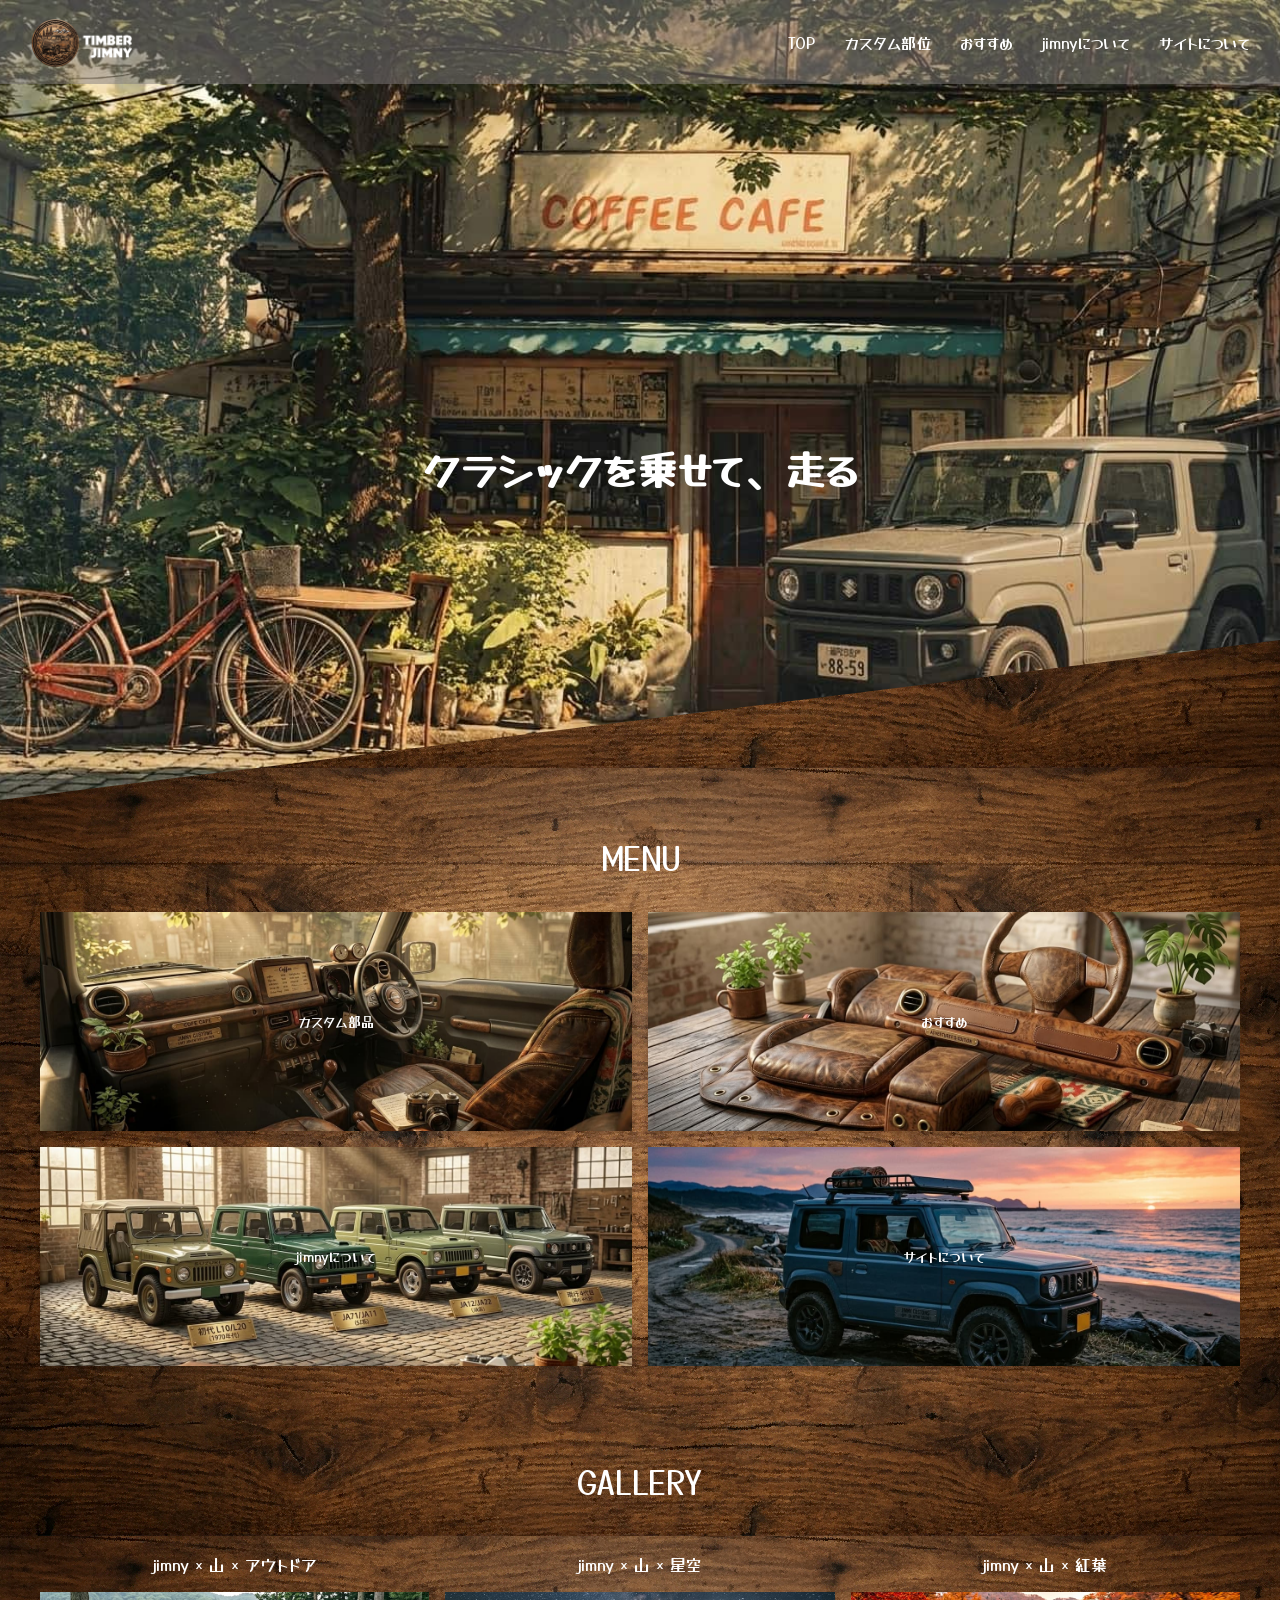
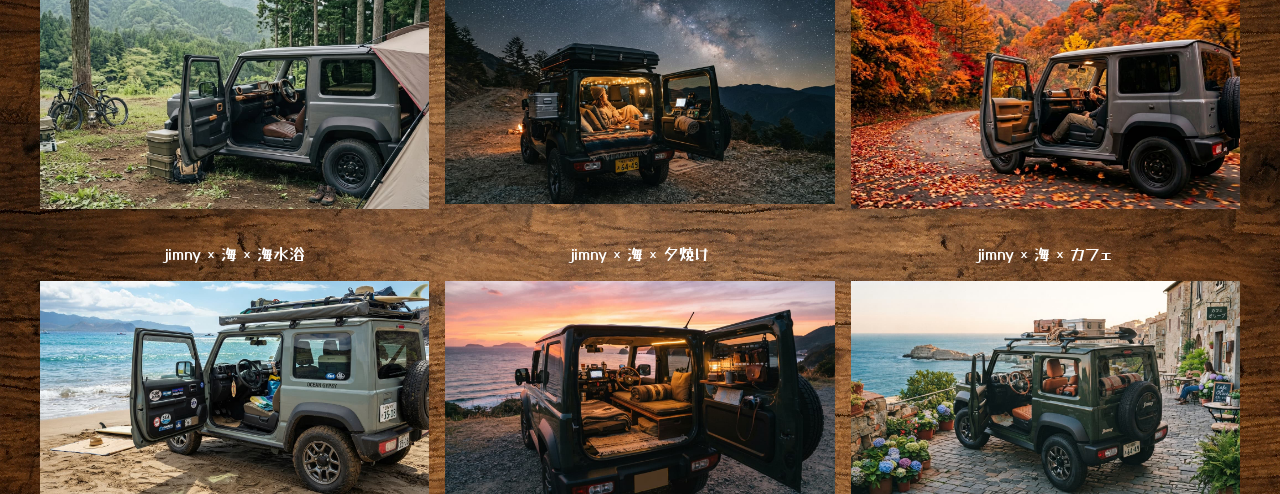
<file: index.html>
<!DOCTYPE html>
<html lang="ja">
<head>
    <meta charset="UTF-8">
    <meta name="viewport" content="width=device-width, initial-scale=1.0">
    <title>jimnyカスタム紹介サイト</title>
    <link rel="stylesheet" href="style.css">
    <script src="https://code.jquery.com/jquery-3.7.1.min.js" integrity="sha256-/JqT3SQfawRcv/BIHPThkBvs0OEvtFFmqPF/lYI/Cxo=" crossorigin="anonymous"></script>
    <script src="script.js" defer></script>
    <link rel="preconnect" href="https://fonts.googleapis.com">
<link rel="preconnect" href="https://fonts.gstatic.com" crossorigin>
<link href="https://fonts.googleapis.com/css2?family=Yusei+Magic&display=swap" rel="stylesheet">
</head>

<body>

  <header id="header">

    <div class="logo">
        <a href="index.html">
            <img src="images/logo.title.png" alt="logo">
        </a>
    </div> 

    <div class="hamburger">
        <span></span>
        <span></span>
        <span></span>
    </div>

    <nav class="navi">
        <ul class="menu">
            <a href="index.html">TOP</a>
            <a href="custom.html">カスタム部位</a>
            <a href="recommend.html">おすすめ</a>
            <a href="jimny.html">jimnyについて</a>
            <a href="about.html">サイトについて</a>
        </ul>
    </nav>

  </header>

  <main>

    <div class="main">

        <div class="mainvisual">
            <img src="images/mainvisual.jpg" alt="mainvisual">
        </div>
        <p class="title">クラシックを乗せて、走る</p>
    </div>
  </main>

  <div class="MENU">
    <p class="menu-title">MENU</p>

    <div class="buttons">
        <a href="custom.html"><button id="custom-button">カスタム部品</button></a>
         <a href="recommend.html"><button id="recommend-button">おすすめ</button></a>
         <a href="jimny.html"><button id="jimny-button">jimnyについて</button></a>
         <a href="about.html"><button id="about-button">サイトについて</button></a>
    </div>
  </div>

  <div class="gallery">
    <p class="gallery-titile">GALLERY</p>

    <div class="gallery-images">
        <div class="picture">
            <p>jimny × 山 × アウトドア</p>
             <img src="images/jimny_location_outdoor.jpg">
        </div>
         <div class="picture">
            <p>jimny × 山 × 星空</p>
              <img src="images/jimny_location_hoshizora.jpg">
        </div>
        <div class="picture">
            <p>jimny × 山 × 紅葉</p>
              <img src="images/jimny_location_kouyou.jpg">
        </div>
        <div class="picture">
            <p>jimny × 海 × 海水浴</p>
             <img src="images/jimny_location_sea.jpg">
        </div>
        <div class="picture">
            <p>jimny × 海 × 夕焼け</p>
             <img src="images/jimny_location_yuyake.jpg">
        </div>
        <div class="picture">
            <p>jimny × 海 × カフェ</p>
              <img src="images/jimny_location_cafe.jpg">
        </div>
    
        
        
    
       
       
    
       
    </div>
  </div>



</body>
</html>
</file>
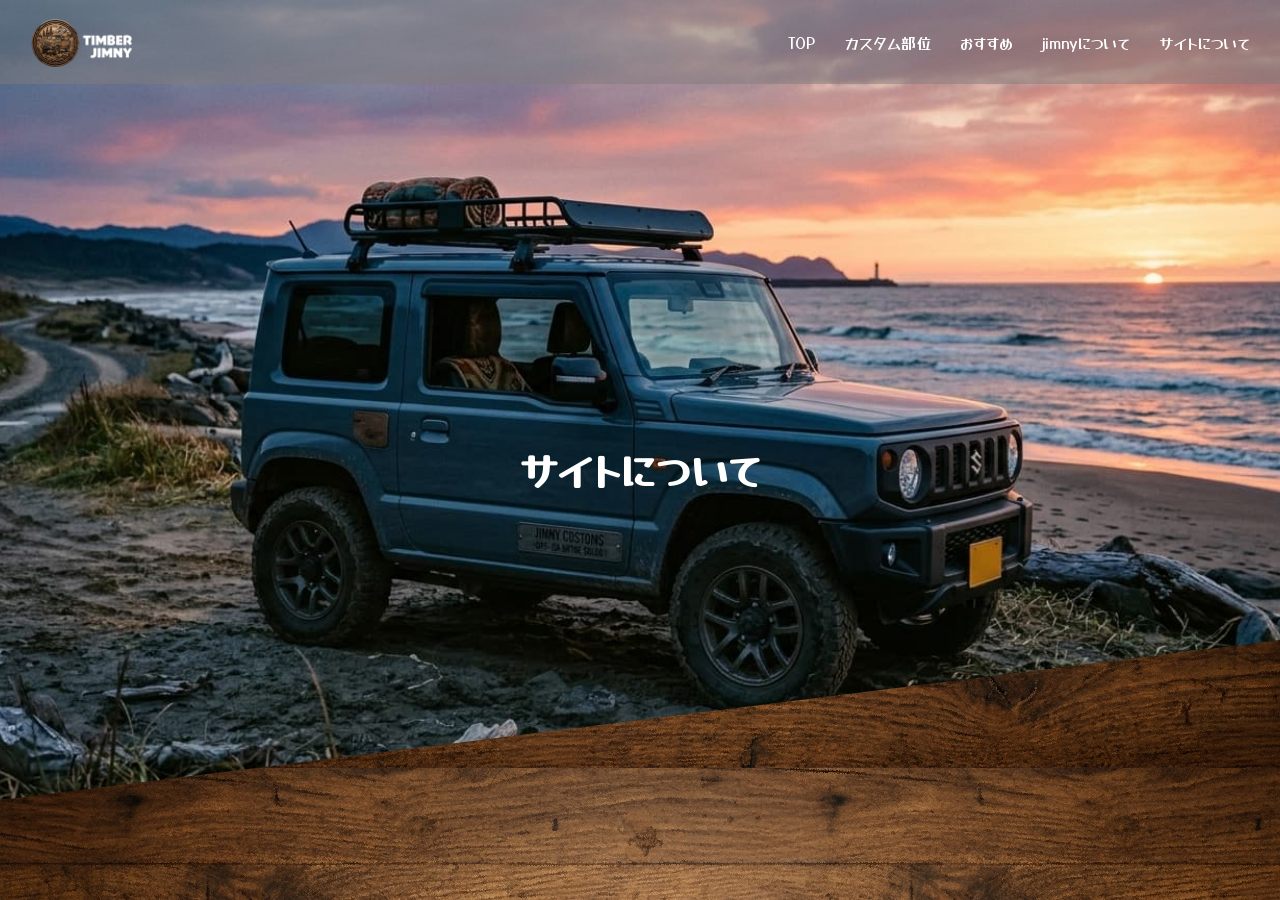
<file: about.html>
<!DOCTYPE html>
<html lang="ja">
<head>
    <meta charset="UTF-8">
    <meta name="viewport" content="width=device-width, initial-scale=1.0">
    <title>サイトについて</title>
    <link rel="stylesheet" href="style.css">
    <script src="https://code.jquery.com/jquery-3.7.1.min.js" integrity="sha256-/JqT3SQfawRcv/BIHPThkBvs0OEvtFFmqPF/lYI/Cxo=" crossorigin="anonymous"></script>
    <script src="script.js" defer></script>
    <link rel="preconnect" href="https://fonts.googleapis.com">
<link rel="preconnect" href="https://fonts.gstatic.com" crossorigin>
<link href="https://fonts.googleapis.com/css2?family=Yusei+Magic&display=swap" rel="stylesheet">
</head>

<body>

  <header id="header">

    <div class="logo">
        <a href="index.html">
            <img src="images/logo.title.png" alt="logo">
        </a>
    </div> 

    <div class="hamburger">
        <span></span>
        <span></span>
        <span></span>
    </div>

    <nav class="navi">
        <ul class="menu">
            <a href="index.html">TOP</a>
            <a href="custom.html">カスタム部位</a>
            <a href="recommend.html">おすすめ</a>
            <a href="jimny.html">jimnyについて</a>
            <a href="about.html">サイトについて</a>
        </ul>
    </nav>

  </header>

  <main>

    <div class="main">

        <div class="mainvisual">
            <img src="images/about.jpg" alt="aboutvisual">
        </div>
        <p class="title">サイトについて</p>
    </div>

  </main>
</body>
</html>
</file>
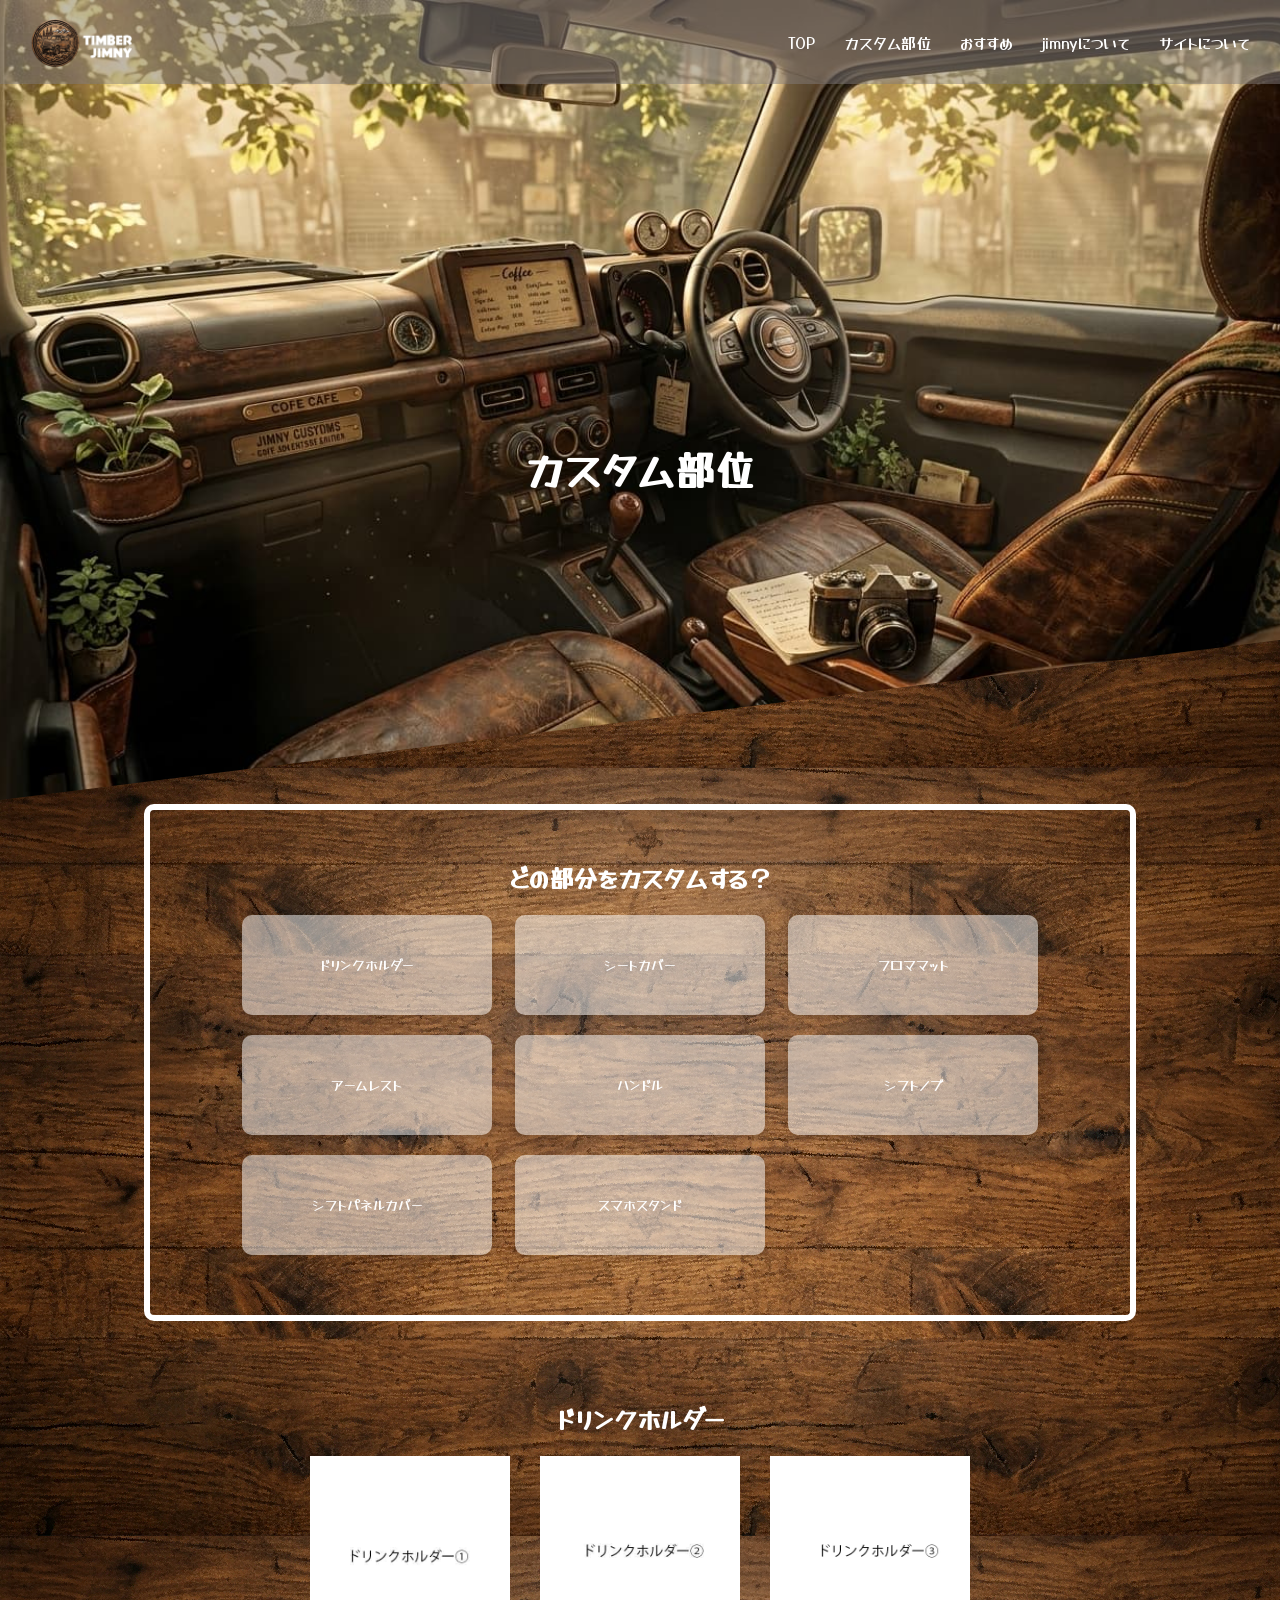
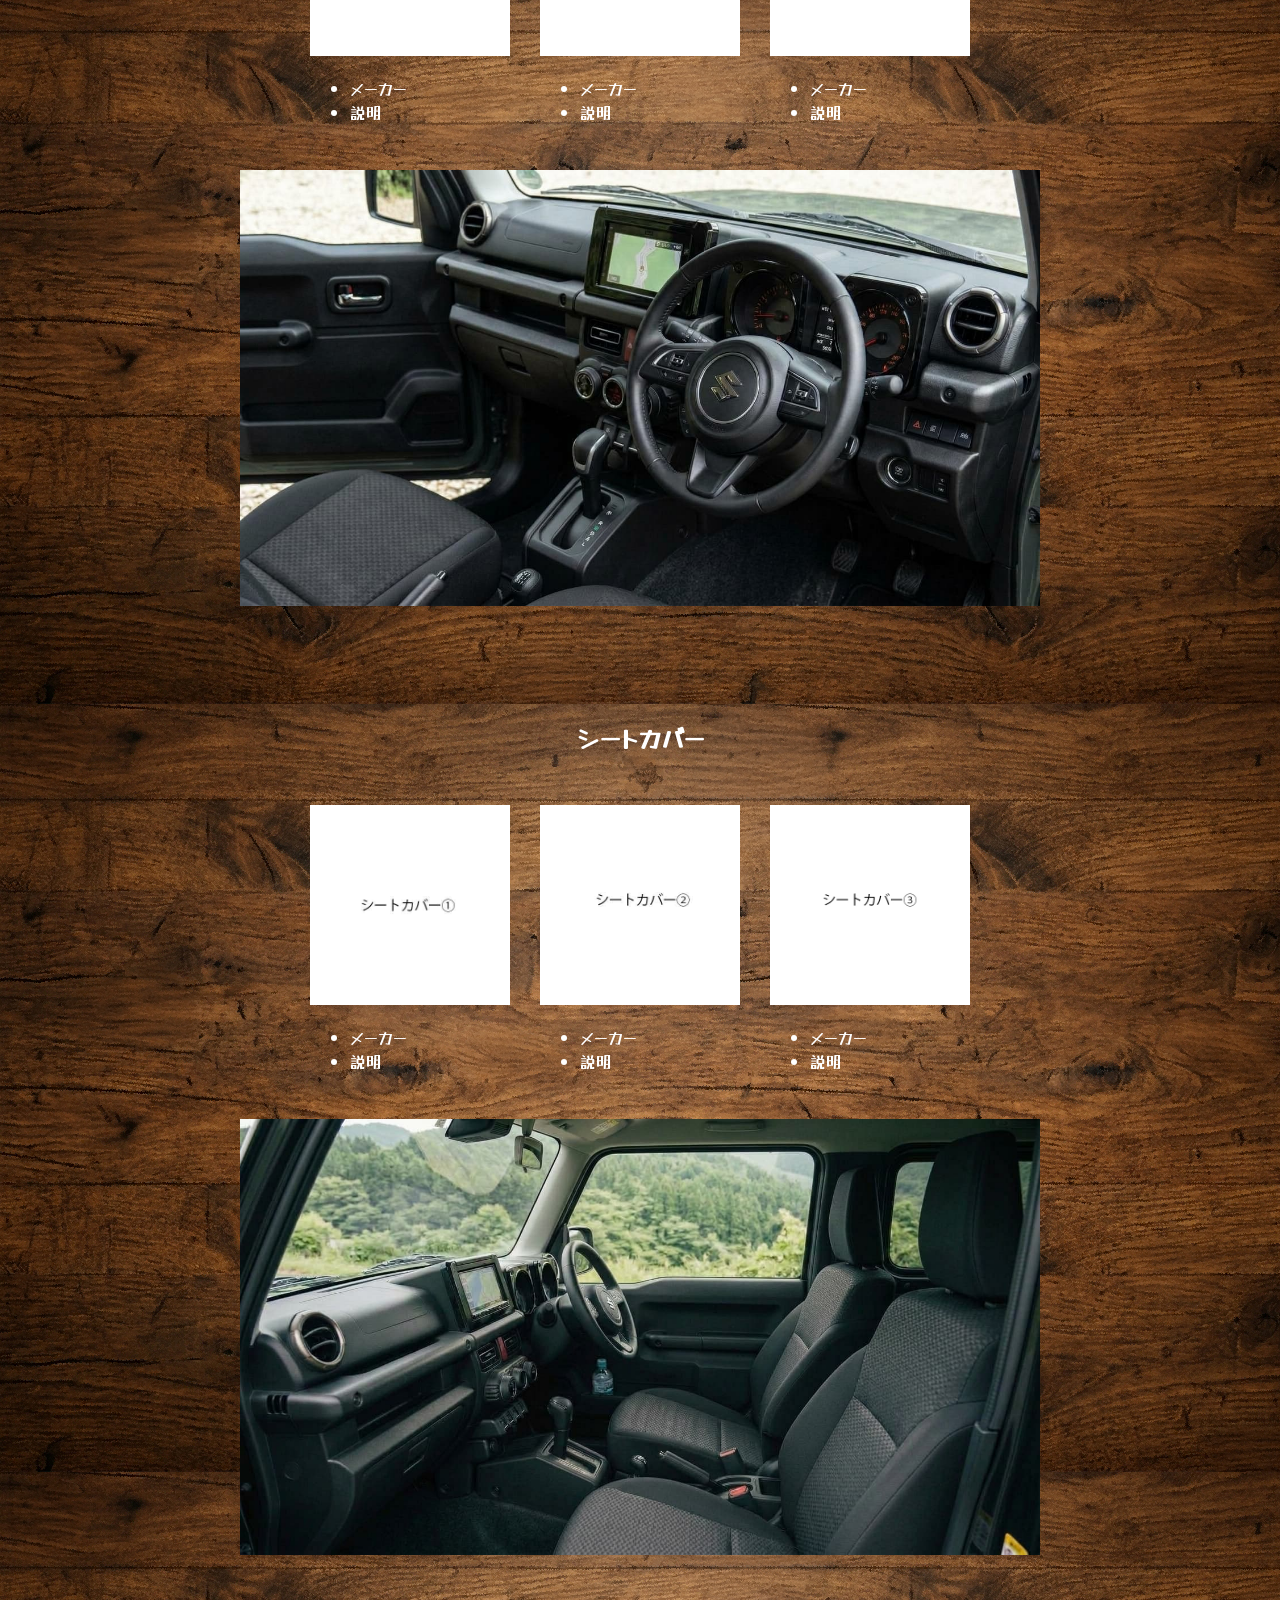
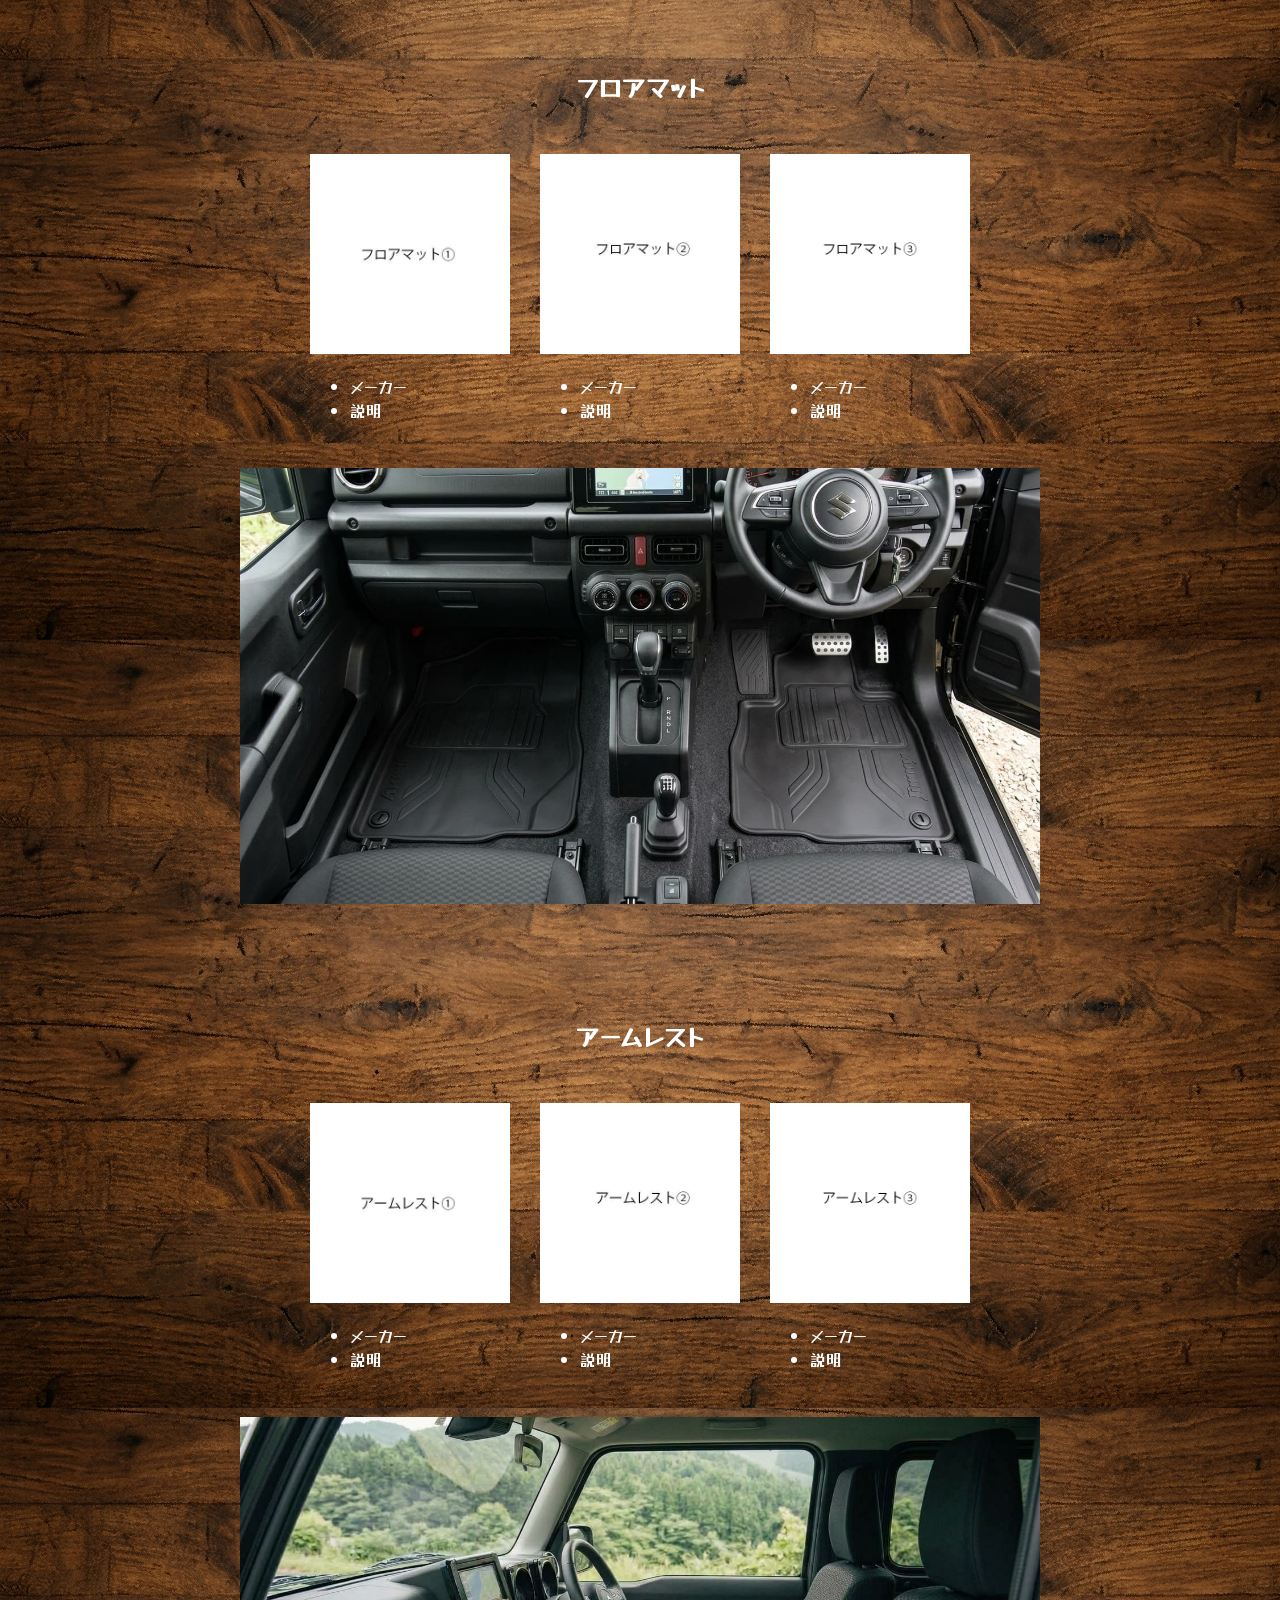
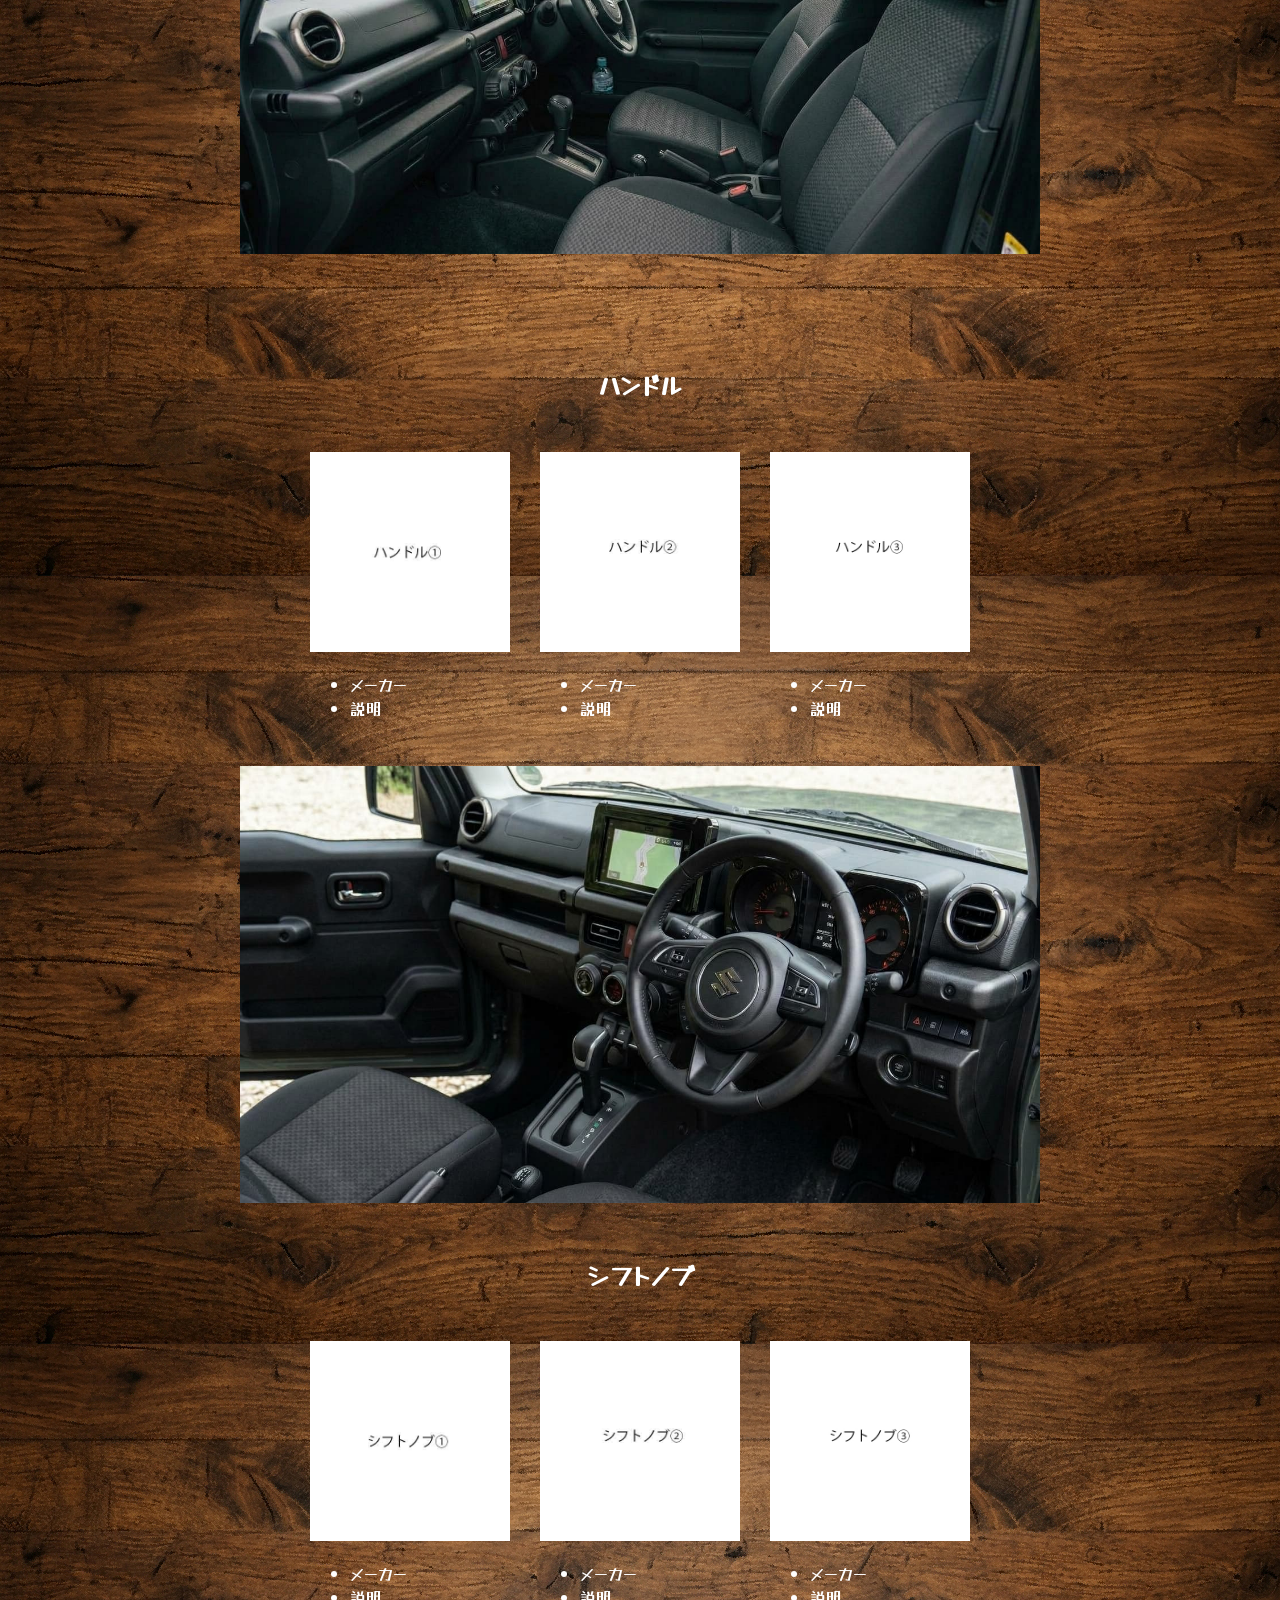
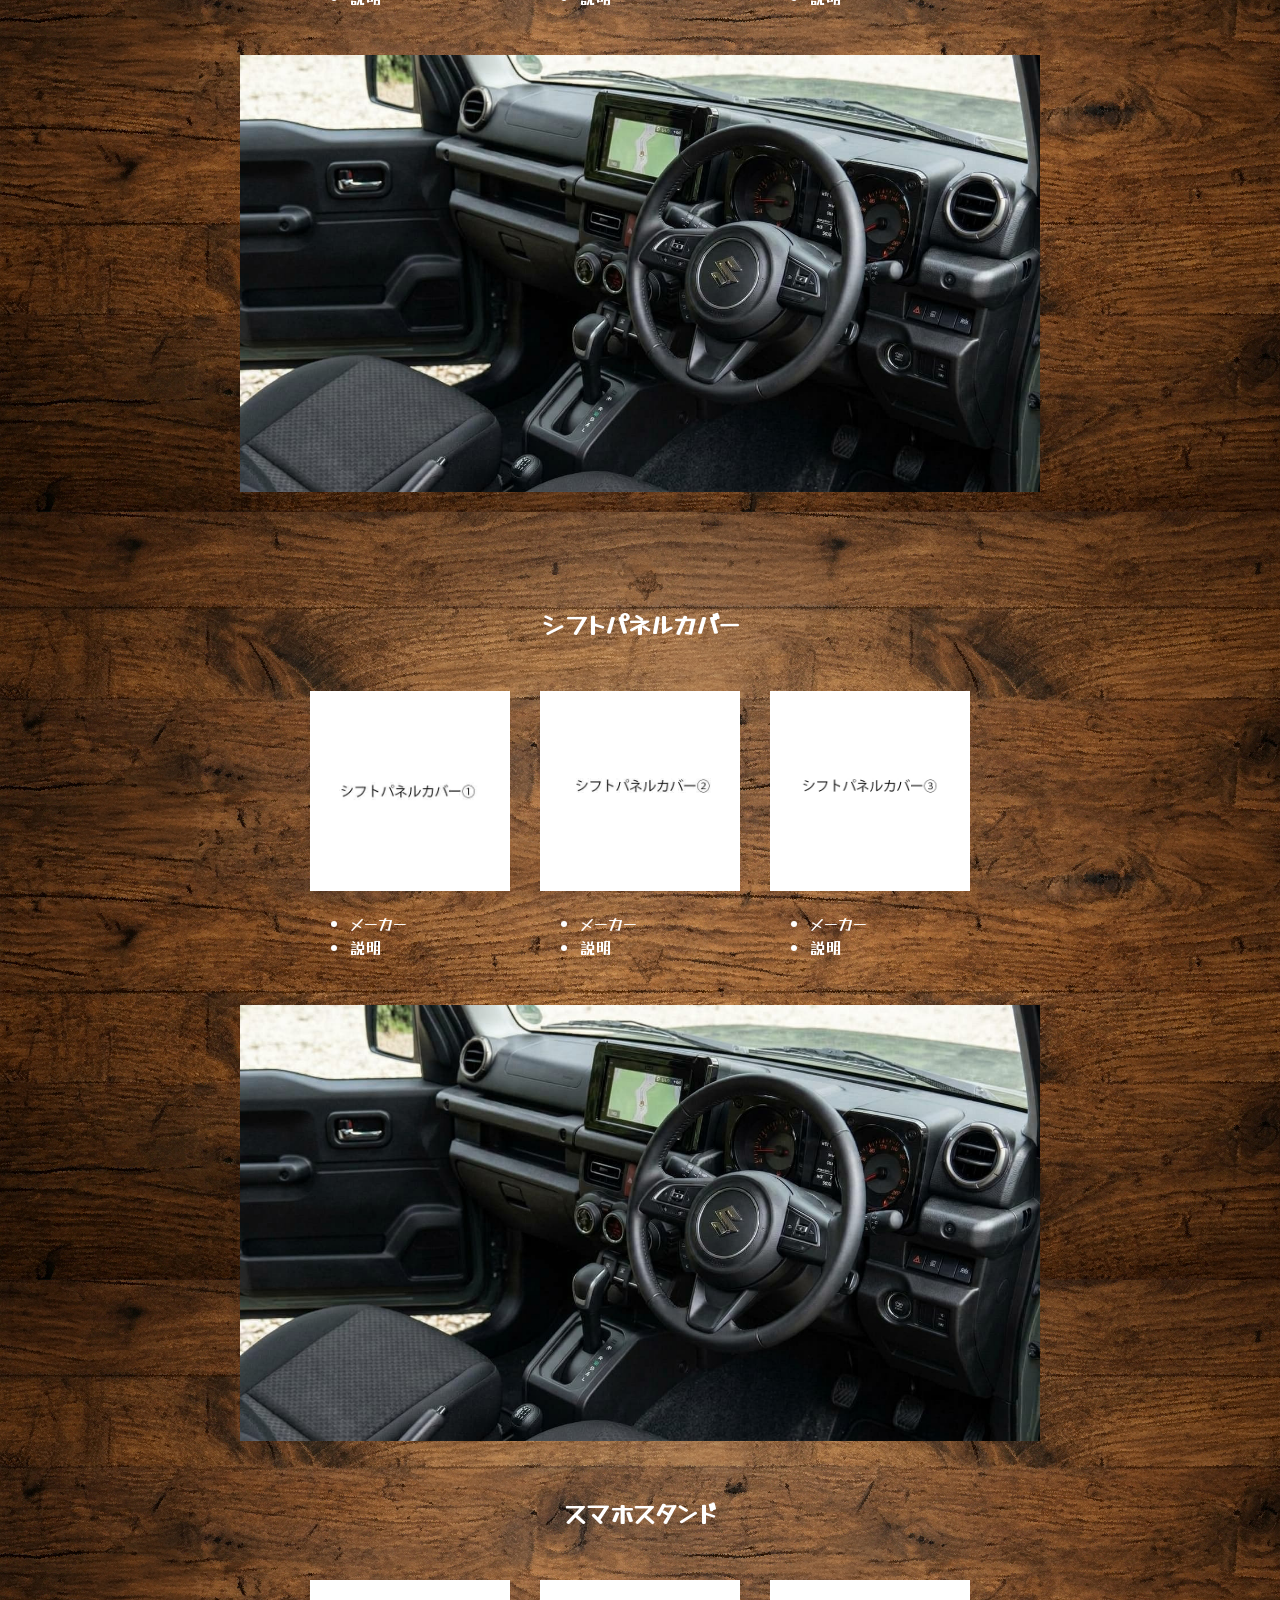
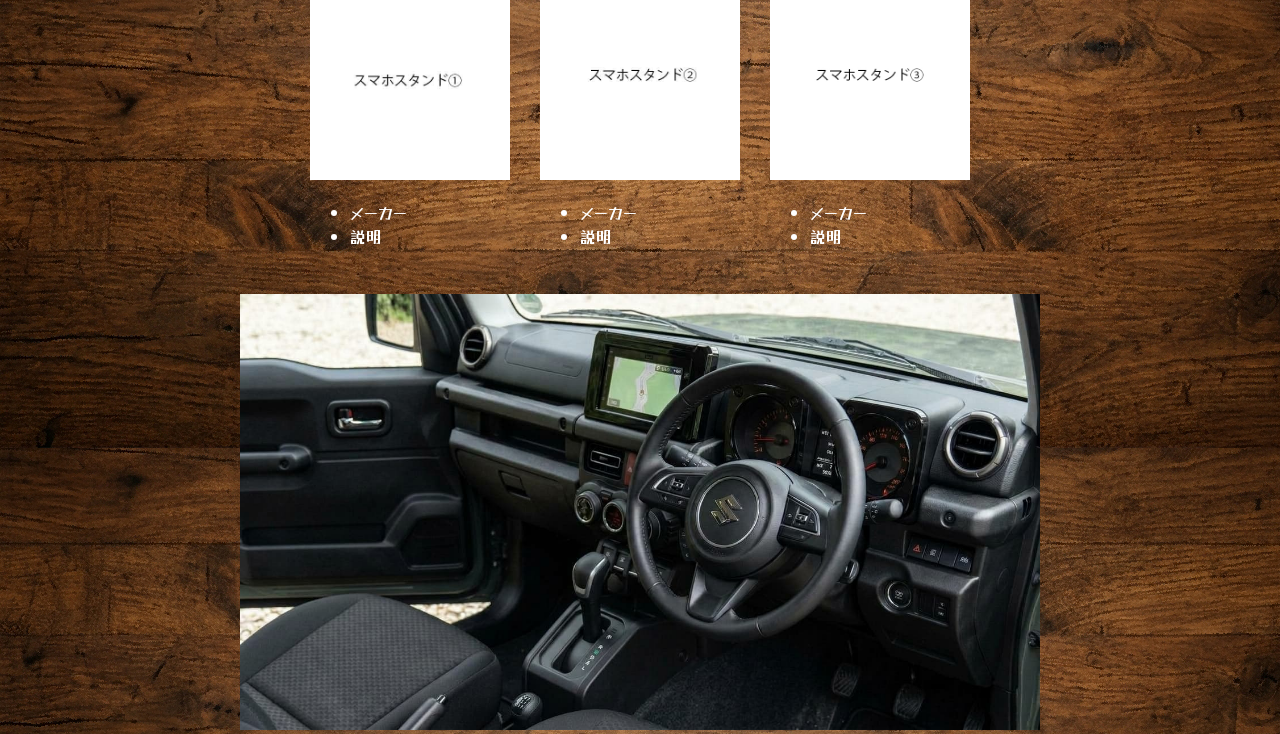
<file: custom.html>
<!DOCTYPE html>
<html lang="ja">
<head>
    <meta charset="UTF-8">
    <meta name="viewport" content="width=device-width, initial-scale=1.0">
    <title>jimnyカスタム紹介</title>
    <link rel="stylesheet" href="style.css">
    <script src="https://code.jquery.com/jquery-3.7.1.min.js" integrity="sha256-/JqT3SQfawRcv/BIHPThkBvs0OEvtFFmqPF/lYI/Cxo=" crossorigin="anonymous"></script>
    <script src="script.js" defer></script>
    <link rel="preconnect" href="https://fonts.googleapis.com">
<link rel="preconnect" href="https://fonts.gstatic.com" crossorigin>
<link href="https://fonts.googleapis.com/css2?family=Yusei+Magic&display=swap" rel="stylesheet">
</head>

<a href="#select-area" id="back-to-select" class="back-btn">▲ パーツ選択へ戻る</a>

<body>

  <header id="header">

    <div class="logo">
        <a href="index.html">
            <img src="images/logo.title.png" alt="logo">
        </a>
    </div> 

    <div class="hamburger">
        <span></span>
        <span></span>
        <span></span>
    </div>

    <nav class="navi">
        <ul class="menu">
            <a href="index.html">TOP</a>
            <a href="custom.html">カスタム部位</a>
            <a href="recommend.html">おすすめ</a>
            <a href="jimny.html">jimnyについて</a>
            <a href="about.html">サイトについて</a>
        </ul>
    </nav>

  </header>

  <main>

    <div class="main">

        <div class="mainvisual">
            <img src="images/custom.jpg" alt="customvisual">
        </div>
        <p class="title">カスタム部位</p>
    </div>
  </main>

<div class="castom-zone">

  <h2>どの部分をカスタムする？</h2>
  
    <div class="select-custom" id="select-area">
        <a href=#drinkfolder-h2><button id="drinkfolder" class="scroll-btn">ドリンクホルダー</button></a>
        <a href=#seatcover-h2><button id="seatcover" class="scroll-btn">シートカバー</button></a>
        <a href=#floormat-h2><button id="floormat" class="scroll-btn">フロママット</button></a>
        <a href=#armrest-h2><button id="armrest" class="scroll-btn">アームレスト</button></a>
        <a href=#handle-h2><button id="handle" class="scroll-btn">ハンドル</button></a>
        <a href=#shiftknob-h2><button id="shiftknob" class="scroll-btn">シフトノブ</button></a>
        <a href=#shiftpanelcover-h2><button id="shiftpanel-cover" class="scroll-btn">シフトパネルカバー</button></a>
        <a href=#smartohonestand-h2><button id="smartphone-stand" class="scroll-btn">スマホスタンド</button></a>
    </div>
</div>

<div id="drinkfolder-h2">
    <h2>ドリンクホルダー</h2>
</div>

<div class="custom-part">
    <div class="drinkfolder-1">
         <img src="images/drinkfolder-1.jpg" class="thumb" data-image="images/drinkfolder-1-set.jpg">
        <ul>
            <li>メーカー</li>
            <li>説明</li>
        </ul>
    </div>
    <div class="drinkfolder-2">
        <img src="images/drinkfolder-2.jpg" class="thumb" data-image="images/drinkfolder-2-set.jpg">
        <ul>
            <li>メーカー</li>
            <li>説明</li>
        </ul>
    </div>
    <div class="drinkfolder-3">
        <img src="images/drinkfolder-3.jpg" class="thumb" data-image="images/drinkfolder-3-set.jpg">
        <ul>
            <li>メーカー</li>
            <li>説明</li>
        </ul>
    </div>
    <div class="part-set">
        <img class="main-image" src="images/jimny_at_normal.jpg" alt="装着時画像">
    </div>



    <div id="seatcover-h2">
        <h2>シートカバー</h2>
    </div>

    <div class="custom-part">
    <div class="seatcover-1">
         <img src="images/seatcover-1.jpg" class="thumb" data-image="images/seatcover-1-set.jpg">
        <ul>
            <li>メーカー</li>
            <li>説明</li>
        </ul>
    </div>
    <div class="seatcover-2">
        <img src="images/seatcover-2.jpg" class="thumb" data-image="images/seatcover-2-set.jpg">
        <ul>
            <li>メーカー</li>
            <li>説明</li>
        </ul>
    </div>
    <div class="seatcover-3">
        <img src="images/seatcover-3.jpg" class="thumb" data-image="images/seatcover-3-set.jpg">
        <ul>
            <li>メーカー</li>
            <li>説明</li>
        </ul>
    </div>
    <div class="part-set">
        <img class="main-image" src="images/jimny_at_normal_2.jpg" alt="装着時画像">
    </div>

    </div>



    <div id="floormat-h2">
        <h2>フロアマット</h2>
    </div>

    <div class="custom-part">
    <div class="floormat-1">
         <img src="images/floormat-1.jpg" class="thumb" data-image="images/floormat-1-set.jpg">
        <ul>
            <li>メーカー</li>
            <li>説明</li>
        </ul>
    </div>
    <div class="floormat-2">
        <img src="images/floormat-2.jpg" class="thumb" data-image="images/floormat-2-set.jpg">
        <ul>
            <li>メーカー</li>
            <li>説明</li>
        </ul>
    </div>
    <div class="floormat-3">
        <img src="images/floormat-3.jpg" class="thumb" data-image="images/floormat-3-set.jpg">
        <ul>
            <li>メーカー</li>
            <li>説明</li>
        </ul>
    </div>
    <div class="part-set">
        <img class="main-image" src="images/jimny_at_floornormal.jpg" alt="装着時画像">
    </div>

    </div>



    <div id="armrest-h2">
        <h2>アームレスト</h2>
    </div>

    <div class="custom-part">
    <div class="armrest-1">
         <img src="images/armrest-1.jpg" class="thumb" data-image="images/armrest-1-set.jpg">
        <ul>
            <li>メーカー</li>
            <li>説明</li>
        </ul>
    </div>
    <div class="armrest-2">
        <img src="images/armrest-2.jpg" class="thumb" data-image="images/armrest-2-set.jpg">
        <ul>
            <li>メーカー</li>
            <li>説明</li>
        </ul>
    </div>
    <div class="armrest-3">
        <img src="images/armrest-3.jpg" class="thumb" data-image="images/armrest-3-set.jpg">
        <ul>
            <li>メーカー</li>
            <li>説明</li>
        </ul>
    </div>
    <div class="part-set">
        <img class="main-image" src="images/jimny_at_normal_2.jpg" alt="装着時画像">
    </div>

    </div>



    <div id="handle-h2">
        <h2>ハンドル</h2>
    </div>

    <div class="custom-part">
    <div class="handle-1">
         <img src="images/handle-1.jpg" class="thumb" data-image="images/handle-1-set.jpg">
        <ul>
            <li>メーカー</li>
            <li>説明</li>
        </ul>
    </div>
    <div class="handle-2">
        <img src="images/handle-2.jpg" class="thumb" data-image="images/handle-2-set.jpg">
        <ul>
            <li>メーカー</li>
            <li>説明</li>
        </ul>
    </div>
    <div class="handle-3">
        <img src="images/handle-3.jpg" class="thumb" data-image="images/handle-3-set.jpg">
        <ul>
            <li>メーカー</li>
            <li>説明</li>
        </ul>
    </div>
    <div class="part-set">
        <img class="main-image" src="images/jimny_at_normal.jpg" alt="装着時画像">
    </div>

    </div>



    <div id="shiftknob-h2">
        <h2>シフトノブ</h2>
    </div>

    <div class="custom-part">
    <div class="shiftnob-1">
         <img src="images/shiftnob-1.jpg" class="thumb" data-image="images/shiftnob-1-set.jpg">
        <ul>
            <li>メーカー</li>
            <li>説明</li>
        </ul>
    </div>
    <div class="shiftnob-2">
        <img src="images/shiftnob-2.jpg" class="thumb" data-image="images/shiftnob-2-set.jpg">
        <ul>
            <li>メーカー</li>
            <li>説明</li>
        </ul>
    </div>
    <div class="handle-3">
        <img src="images/shiftnob-3.jpg" class="thumb" data-image="images/shiftnob-3-set.jpg">
        <ul>
            <li>メーカー</li>
            <li>説明</li>
        </ul>
    </div>
    <div class="part-set">
        <img class="main-image" src="images/jimny_at_normal.jpg" alt="装着時画像">
    </div>

    </div>



    <div id="shiftpanelcover-h2">
        <h2>シフトパネルカバー</h2>
    </div>

    <div class="custom-part">
    <div class="shiftpanelcover-1">
         <img src="images/shiftpanelcover-1.jpg" class="thumb" data-image="images/shiftpanel-1-set.jpg">
        <ul>
            <li>メーカー</li>
            <li>説明</li>
        </ul>
    </div>
    <div class="shiftpanelcover-2">
        <img src="images/shiftpanelcover-2.jpg" class="thumb" data-image="images/shiftpanelcover-2-set.jpg">
        <ul>
            <li>メーカー</li>
            <li>説明</li>
        </ul>
    </div>
    <div class="shiftpanelcover-3">
        <img src="images/shiftpanelcover-3.jpg" class="thumb" data-image="images/shiftpanelcover-3-set.jpg">
        <ul>
            <li>メーカー</li>
            <li>説明</li>
        </ul>
    </div>
    <div class="part-set">
        <img class="main-image" src="images/jimny_at_normal.jpg" alt="装着時画像">
    </div>

    </div>




    <div id="smartohonestand-h2">
        <h2>スマホスタンド</h2>
    </div>

    <div class="custom-part">
    <div class="smartphonestand-1">
         <img src="images/smartphonestand-1.jpg" class="thumb" data-image="images/smartphone-1-set.jpg">
        <ul>
            <li>メーカー</li>
            <li>説明</li>
        </ul>
    </div>
    <div class="smartphonestand-2">
        <img src="images/smartphonestand-2.jpg" class="thumb" data-image="images/smartphonestand-2-set.jpg">
        <ul>
            <li>メーカー</li>
            <li>説明</li>
        </ul>
    </div>
    <div class="smartphonestand-3">
        <img src="images/smartphonestand-3.jpg" class="thumb" data-image="images/smartphonestand-3-set.jpg">
        <ul>
            <li>メーカー</li>
            <li>説明</li>
        </ul>
    </div>
    <div class="part-set">
        <img class="main-image" src="images/jimny_at_normal.jpg" alt="装着時画像">
    </div>

    </div>




    
    

</body>
</html>
</file>
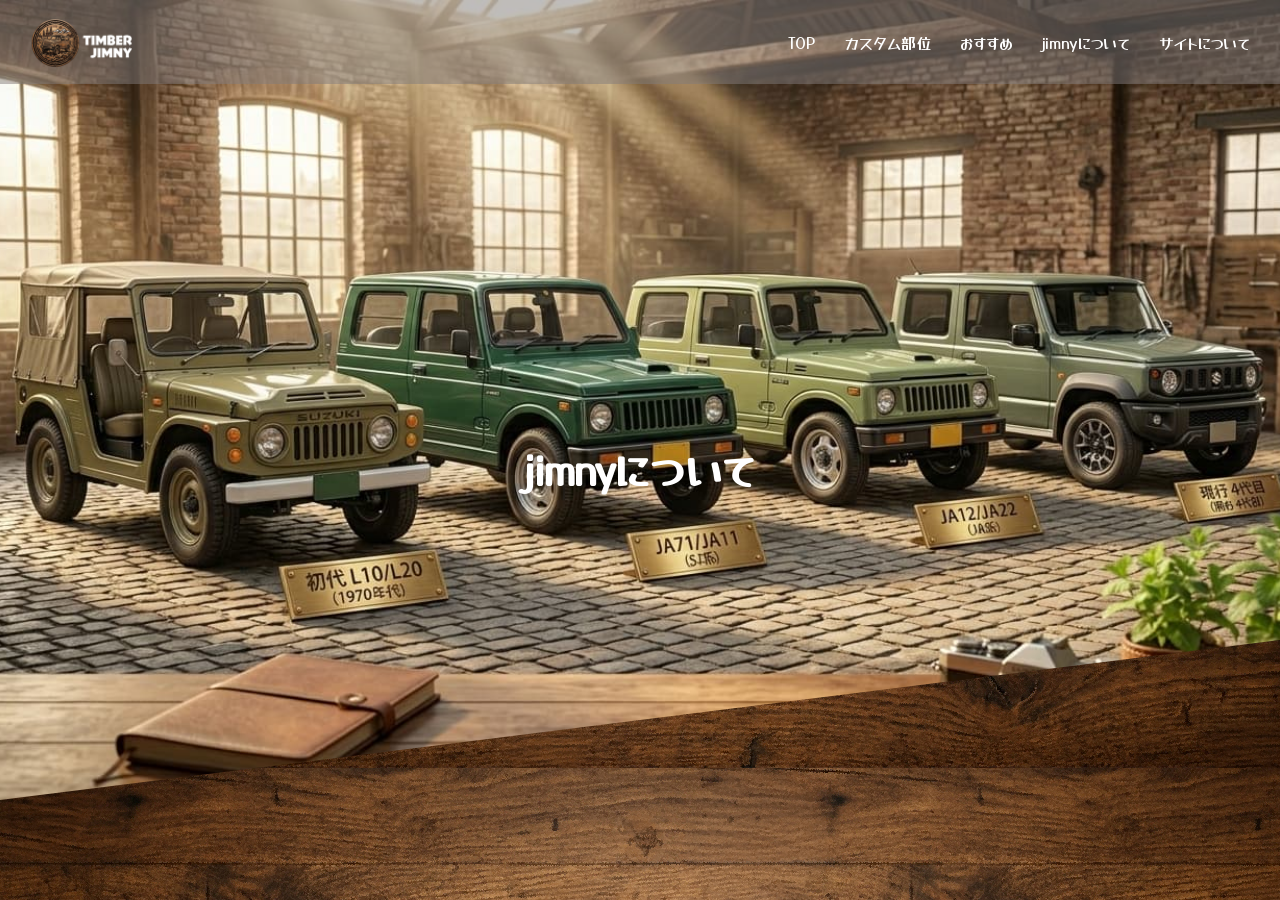
<file: jimny.html>
<!DOCTYPE html>
<html lang="ja">
<head>
    <meta charset="UTF-8">
    <meta name="viewport" content="width=device-width, initial-scale=1.0">
    <title>jimnyについて</title>
    <link rel="stylesheet" href="style.css">
    <script src="https://code.jquery.com/jquery-3.7.1.min.js" integrity="sha256-/JqT3SQfawRcv/BIHPThkBvs0OEvtFFmqPF/lYI/Cxo=" crossorigin="anonymous"></script>
    <script src="script.js" defer></script>
    <link rel="preconnect" href="https://fonts.googleapis.com">
<link rel="preconnect" href="https://fonts.gstatic.com" crossorigin>
<link href="https://fonts.googleapis.com/css2?family=Yusei+Magic&display=swap" rel="stylesheet">
</head>

<body>

  <header id="header">

    <div class="logo">
        <a href="index.html">
            <img src="images/logo.title.png" alt="logo">
        </a>
    </div> 

    <div class="hamburger">
        <span></span>
        <span></span>
        <span></span>
    </div>

    <nav class="navi">
        <ul class="menu">
            <a href="index.html">TOP</a>
            <a href="custom.html">カスタム部位</a>
            <a href="recommend.html">おすすめ</a>
            <a href="jimny.html">jimnyについて</a>
            <a href="about.html">サイトについて</a>
        </ul>
    </nav>

  </header>

  <main>

    <div class="main">

        <div class="mainvisual">
            <img src="images/jimny.jpg" alt="jimnyvisual">
        </div>
        <p class="title">jimnyについて</p>
    </div>

  </main>
</body>
</html>
</file>
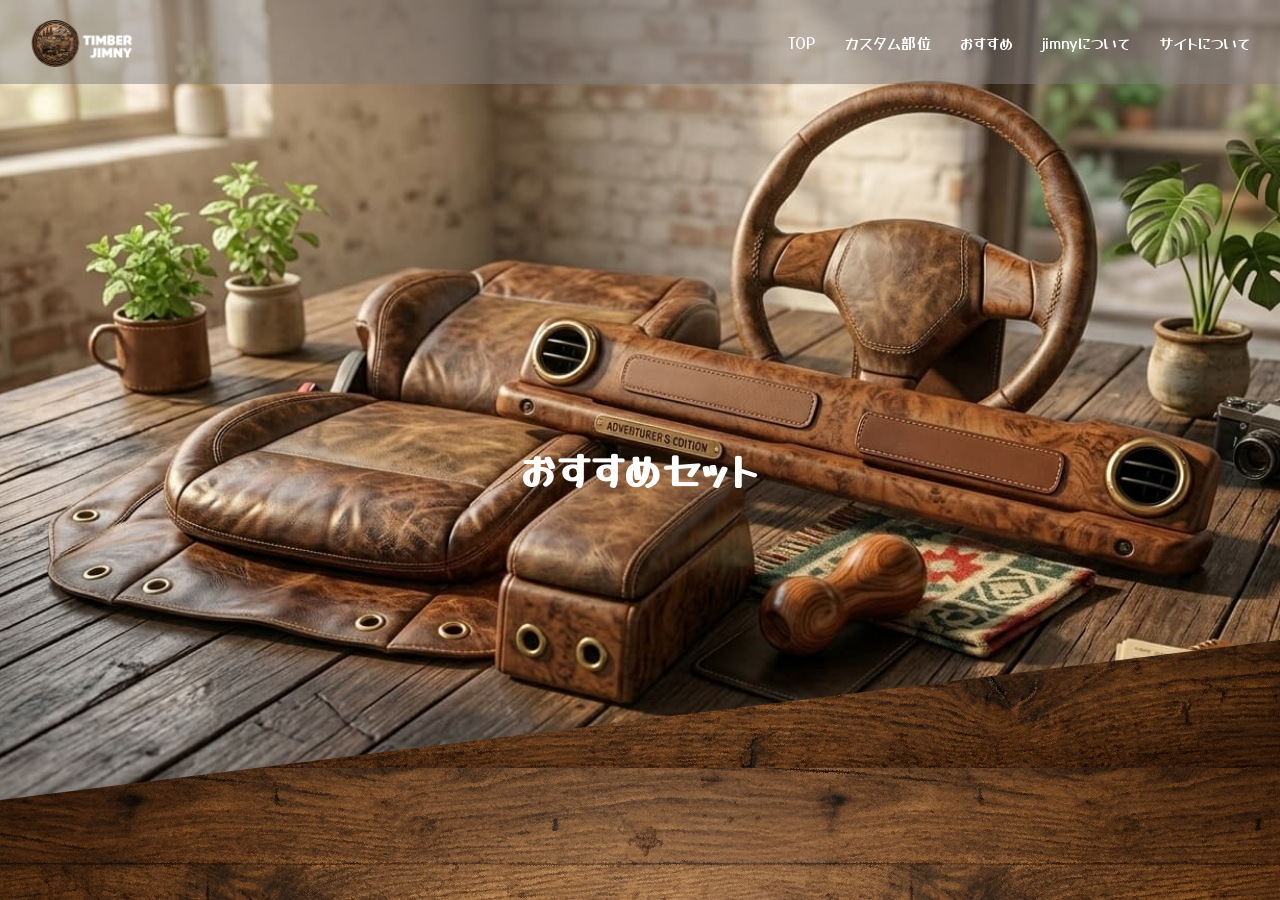
<file: recommend.html>
<!DOCTYPE html>
<html lang="ja">
<head>
    <meta charset="UTF-8">
    <meta name="viewport" content="width=device-width, initial-scale=1.0">
    <title>jimnyおすすめセット</title>
    <link rel="stylesheet" href="style.css">
    <script src="https://code.jquery.com/jquery-3.7.1.min.js" integrity="sha256-/JqT3SQfawRcv/BIHPThkBvs0OEvtFFmqPF/lYI/Cxo=" crossorigin="anonymous"></script>
    <script src="script.js" defer></script>
    <link rel="preconnect" href="https://fonts.googleapis.com">
<link rel="preconnect" href="https://fonts.gstatic.com" crossorigin>
<link href="https://fonts.googleapis.com/css2?family=Yusei+Magic&display=swap" rel="stylesheet">
</head>

<body>

  <header id="header">

    <div class="logo">
        <a href="index.html">
            <img src="images/logo.title.png" alt="logo">
        </a>
    </div> 

    <div class="hamburger">
        <span></span>
        <span></span>
        <span></span>
    </div>

    <nav class="navi">
        <ul class="menu">
            <a href="index.html">TOP</a>
            <a href="custom.html">カスタム部位</a>
            <a href="recommend.html">おすすめ</a>
            <a href="jimny.html">jimnyについて</a>
            <a href="about.html">サイトについて</a>
        </ul>
    </nav>

  </header>

  <main>

    <div class="main">

        <div class="mainvisual">
            <img src="images/recommend.jpg" alt="recommendvisual">
        </div>
        <p class="title">おすすめセット</p>
    </div>

  </main>
</body>
</html>
</file>
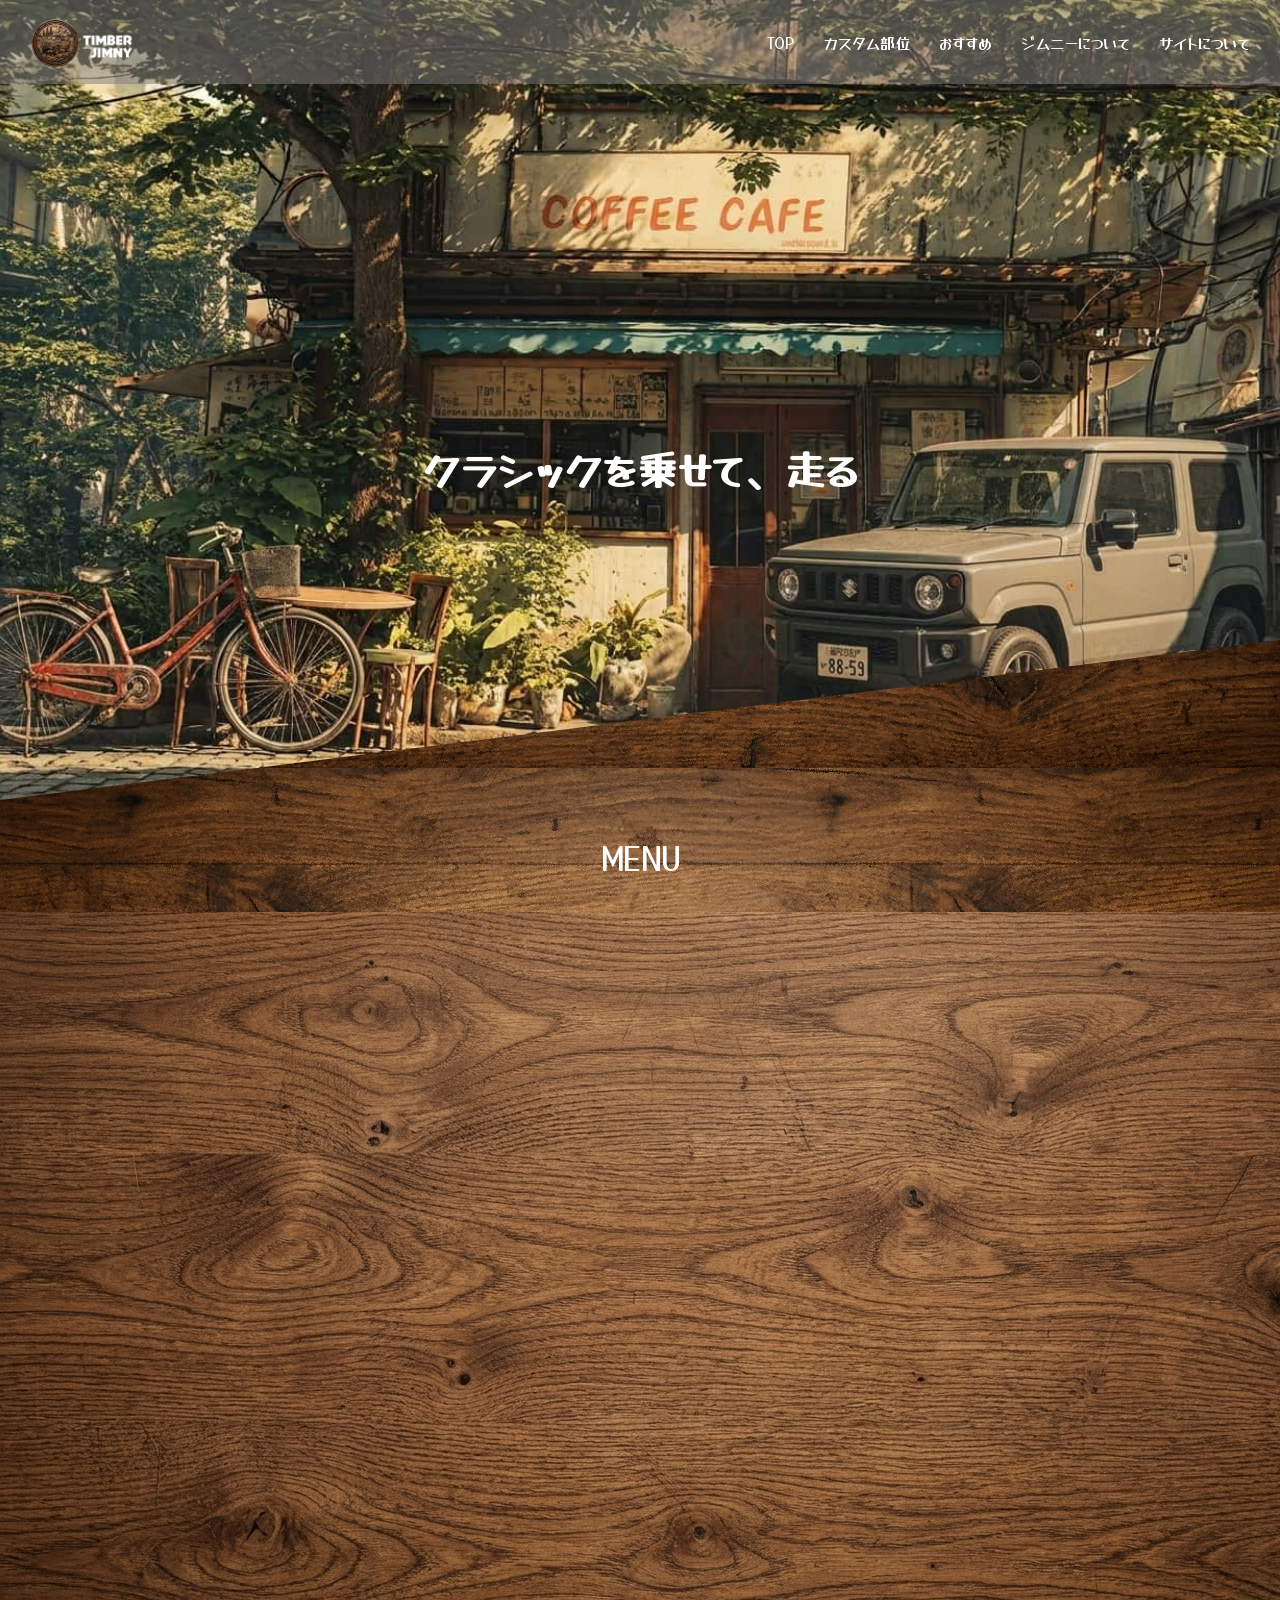
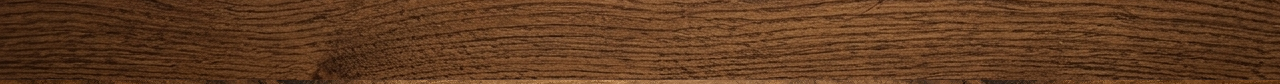
<file: top.html>
<!DOCTYPE html>
<html lang="ja">
<head>
    <meta charset="UTF-8">
    <meta name="viewport" content="width=device-width, initial-scale=1.0">
    <title>jimnyカスタム紹介サイト</title>
    <link rel="stylesheet" href="style.css">
    <script src="https://code.jquery.com/jquery-3.7.1.min.js" integrity="sha256-/JqT3SQfawRcv/BIHPThkBvs0OEvtFFmqPF/lYI/Cxo=" crossorigin="anonymous"></script>
    <script src="script.js" defer></script>
    <link rel="preconnect" href="https://fonts.googleapis.com">
<link rel="preconnect" href="https://fonts.gstatic.com" crossorigin>
<link href="https://fonts.googleapis.com/css2?family=Yusei+Magic&display=swap" rel="stylesheet">
</head>

<body>

  <header id="header">

    <div class="logo">
        <a href="top.html">
            <img src="images/logo.title.png" alt="logo">
        </a>
    </div> 

    <div class="hamburger">
        <span></span>
        <span></span>
        <span></span>
    </div>

    <nav class="navi">
        <ul class="menu">
            <a href="top.html">TOP</a>
            <a href="custom.html">カスタム部位</a>
            <a href="recommend.html">おすすめ</a>
            <a href="jimny.html">ジムニーについて</a>
            <a href="about.html">サイトについて</a>
        </ul>
    </nav>

  </header>

  <main>

    <div class="main">

        <div class="mainvisual">
            <img src="images/mainvisual.jpg" alt="mainvisual">
        </div>
        <p class="title">クラシックを乗せて、走る</p>
    </div>
  </main>

  <div class="MENU">
    <p class="menu-title">MENU</p>
  </div>

     <div class="menu-background">
      <img src="images/wood.jpg" alt="wood">
    </div>




</body>
</html>
</file>
<file: style.css>
@charset "UTF-8";

html {
    scroll-behavior: smooth;
}

body {
    margin: 0;
    padding: 0;
     background-image: url('images/body.background.jpg');

    animation: fadeIn 1.2s ease;
}

#header {
    position: absolute;
    top: 0;
    left: 0;
    width: 100%;

    background-color: rgba(130, 125, 125, 0.5);
    box-sizing: border-box;
    padding: 15px 30px;

    display: flex;
    justify-content: space-between;
    align-items: center;
    z-index: 20;
}

.logo img {
    height: 50px;
    display: block;
}

.navi a {
    font-family: "Yusei Magic", sans-serif;
    color: #ffffff;
    text-decoration: none;
    margin-left: 25px;
    font-size: 0.95rem;
}

.navi a:hover {
    opacity: 0.7;
}

.mainvisual img {
    width: 100%;
    height: 800px;
    object-fit: cover;
    object-position: center;
    clip-path: polygon(0 0, 100% 0, 100% 80%, 0 100%);
}

.main {
    position: relative;
}

.main .title {
    font-family: "Yusei Magic", sans-serif;
    font-weight: bold;
    font-size: clamp(20px, 4vw, 40px);
    padding-top: 30px;
    display: flex;
    position: absolute;
    justify-content: center;
    top: 370px;
    left: 50%;
    transform: translateX(-50%);
    color: white;
}

.MENU {
    padding-top: 30px;
}



.MENU .menu-title {
    font-family: "Yusei Magic", sans-serif;
    text-align: center;
    margin-top: 0px;
    color: rgb(255, 255, 255);
    font-size: 2rem;
}

.buttons {
    display: grid;
    grid-template-columns: repeat(2, 1fr);
    gap: 16px;
    max-width: 1200px;
    margin: 0 auto;
    margin-bottom: 30px;
    text-align: center;
}

.button a {
    display: block;
}

.buttons button {
    font-family: "Yusei Magic", sans-serif;
    color: white;
    width: 100%;
    padding: 100px;
    cursor: pointer;
    border: none;
    
    transition: transform 0.7s ease, box-shadow 0.7 ease;

    box-shadow: 0 4px 6px rgba(0, 0, 0, 0.15);
}   

.buttons button img {
    width: 500px;
}

.buttons button:hover {
    transform: scale(1.05) translateY(-3px);
    box-shadow: 0 8px 20px rgba(0, 0, 0, 0.25);
}

.buttons button:active {
    transform: scale(1.02) translateY(1px);
    box-shadow: 0 2px 4px rgba(0, 0, 0, 0.2);
}


#custom-button {
    background-image: url('images/custom.jpg');
    background-size: cover;
    background-position: center;
    background-repeat: no-repeat;
}

#recommend-button {
    background-image: url('images/recommend.jpg');
    background-size: cover;
    background-position: center;
    background-repeat: no-repeat;
}

#jimny-button {
    background-image: url('images/jimny.jpg');
    background-size: cover;
    background-position: center;
    background-repeat: no-repeat;
}

#about-button {
    background-image: url('images/about.jpg');
    background-size: cover;
    background-position: center;
    background-repeat: no-repeat;
}

.castom-zone {
    background-color: transparent;
    border: 6px solid white;
    border-radius: 10px;
    max-width: 900px;
    margin: 0 auto;
    /* 上・右・下・左 の順（時計回り） */
    padding: 30px 40px 60px 40px;
}

.gallery {
    margin-top: 0px;
    padding-top: 30px;
}

.gallery-titile {
    font-family: "Yusei Magic", sans-serif;
    color: white;
    text-align: center;
    font-size: 2rem;
}

.gallery-images {
    display: grid;
    grid-template-columns: repeat(3, 1fr);
    gap: 16px;
    max-width: 1200px;
    margin: 0 auto;
}

.gallery-images img {
    width: 100%;
    height: auto;
    display: block;
}

.picture p {
    font-family: "Yusei Magic", sans-serif;
    color: white;
    text-align: center;

}






.back-btn {
    position: fixed;
    right: 24px;
    bottom: 24px;
    z-index: 100;
    padding: 12px 18px;
    background-color: #333;
    color: #fff;
    text-decoration: none;
    border-radius: 30px;
    font-size: 14px;
    box-shadow: 0 4px 10px rgba(0, 0, 0, 0.2);

    opacity: 0;
    visibility: hidden;
    transition: opacity 0.3s, visibility 0.3s, transform 0.3s;
}

.back-btn .is-show {
    opacity: 1;
    visibility: visible;
}

.back-btn:hover {
    transform: tranlateY(-3px);
}



h2 {
    font-family: "Yusei Magic", sans-serif;
    color: white;
    display: flex;
    justify-content: center;
}

.select-custom  {
    display: grid;
    grid-template-columns: repeat(3, 1fr);
    gap: 20px;
    max-width: 800px;
    margin: 0 auto;
    text-align: center;
}

.select-custom button {
    width: 250px;
    height: 100px;
    font-family: "Yusei Magic", sans-serif;
    color: white;
    cursor: pointer;
    border: none;
    background-color: rgb(255, 255, 255, 0.5);
    border-radius: 10px;
    
    
    transition: transform 0.7s ease, box-shadow 0.7 ease;

    box-shadow: 0 4px 6px rgba(0, 0, 0, 0.15);
}   

.select-custom button:hover {
    transform: scale(1.05) translateY(-3px);
    box-shadow: 0 8px 20px rgba(0, 0, 0, 0.25);
}

.select-custom button:active {
    transform: scale(1.02) translateY(1px);
    box-shadow: 0 2px 4px rgba(0, 0, 0, 0.2);
}

#drinkfolder-h2 {
    padding-top: 60px;
}

#seatcover-h2 {
    padding-top: 60px;
}

#floormat-h2 {
    padding-top: 60px;
}

#armrest-h2 {
    padding-top: 60px;
}

#handle-h2 {
    padding-top: 60px;
}

#shiftnob-h2 {
    padding-top: 60px;
}

#shiftpanel-h2 {
    padding-top: 60px;
}

#shiftpanelcover-h2 {
    padding-top: 60px;
}

#sumartohonestand-h2 {
    padding-top: 60px;
}

.custom-part {
    display: flex;
    flex-wrap: wrap;
    justify-content: center;
    gap: 30px;
    max-width: 800px;
    margin: 0 auto;
}

.custom-part img {
    width: 200px;
    height: auto;
    cursor: pointer;
}

.custom-part li {
    font-family: "Yusei Magic", sans-serif;
    color: white;
}

.part-set img {
    width: 800px;
}
















@media screen and (max-width: 767px) {
    #header .hamburger {
        width: 50px;
        height: 50px;
        cursor: pointer;
        position: fixed;
        top: 5px;
        right: 10px;
        z-index: 30;
    }
    #header .hamburger span {
        width: 30px;
        height: 3px;
        background-color: #ffffff;
        display: inline-block;
        position: absolute;
        left: 10px;
        transition: all 0.4s;
    }
    #header .hamburger span:nth-of-type(1) {
        top:22px;
    }
    #header .hamburger span:nth-of-type(2) {
        top:31px;
    }
    #header .hamburger span:nth-of-type(3) {
        top:40px;
    }

    #header .navi {
        width: 50%;
        height: 100vh;
        background-color: rgba(130, 125, 125, 0.7);
        position: fixed;
        top: 0;
        right: -80%;
        z-index: 20;
        transition: all 0.6s;
    }

    #header .navi.active {
        right: 0;
    }

    #header .navi .menu {
        width: 100%;
        height: 100vh;
        display: flex;
        flex-direction: column;
        align-items: center;
        padding: 60px 0;
        overflow: auto;
    }

    #header .navi .menu a {
        padding: 10px 0;
        margin-left: 0;
    }

    #header .hamburger .active span:nth-of-type(1) {
        top: 30px;
        transform: rotate(-45deg);
    }

    #header .hamburger .active span:nth-of-type(2) {
        opacity: 0;
    }

    #header .hamburger .active span:nth-of-type(3) {
        top: 30px;
        transform: rotate(45deg);
    }

    .mainvisual img {
        clip-path: polygon(0 0, 100% 0, 100% 90%, 0 100%);
    }

    .menu-background {
        margin: 0;
        clip-path: polygon(0 40%, 100% 0%, 100% 90%, 0 100%);
    }

    .MENU {
    background-image: url(images/body.background.jpg);
    clip-path: polygon(0 0, 100% 0, 100% 80%, 0 100%);

    }

    .castom-zone {
    max-width: 900px;
    margin: 0 auto;
    /* 上・右・下・左 の順（時計回り） */
    padding: 30px 40px 60px 5px;
}

    .select-custom  {
    display: grid;
    grid-template-columns: repeat(2, 1fr);
    gap: 20px;
    max-width: 800px;
    margin: 0 auto;
    text-align: center;
}

.select-custom button {
    width: 230px;
    height: 100px;
    font-family: "Yusei Magic", sans-serif;
    color: white;
    cursor: pointer;
    border: none;
    background-color: rgb(255, 255, 255, 0.5);
    border-radius: 10px;
    
    
    transition: transform 0.7s ease, box-shadow 0.7 ease;

    box-shadow: 0 4px 6px rgba(0, 0, 0, 0.15);
}  

html {
    scroll-behavior: smooth;
}

    

}
</file>
